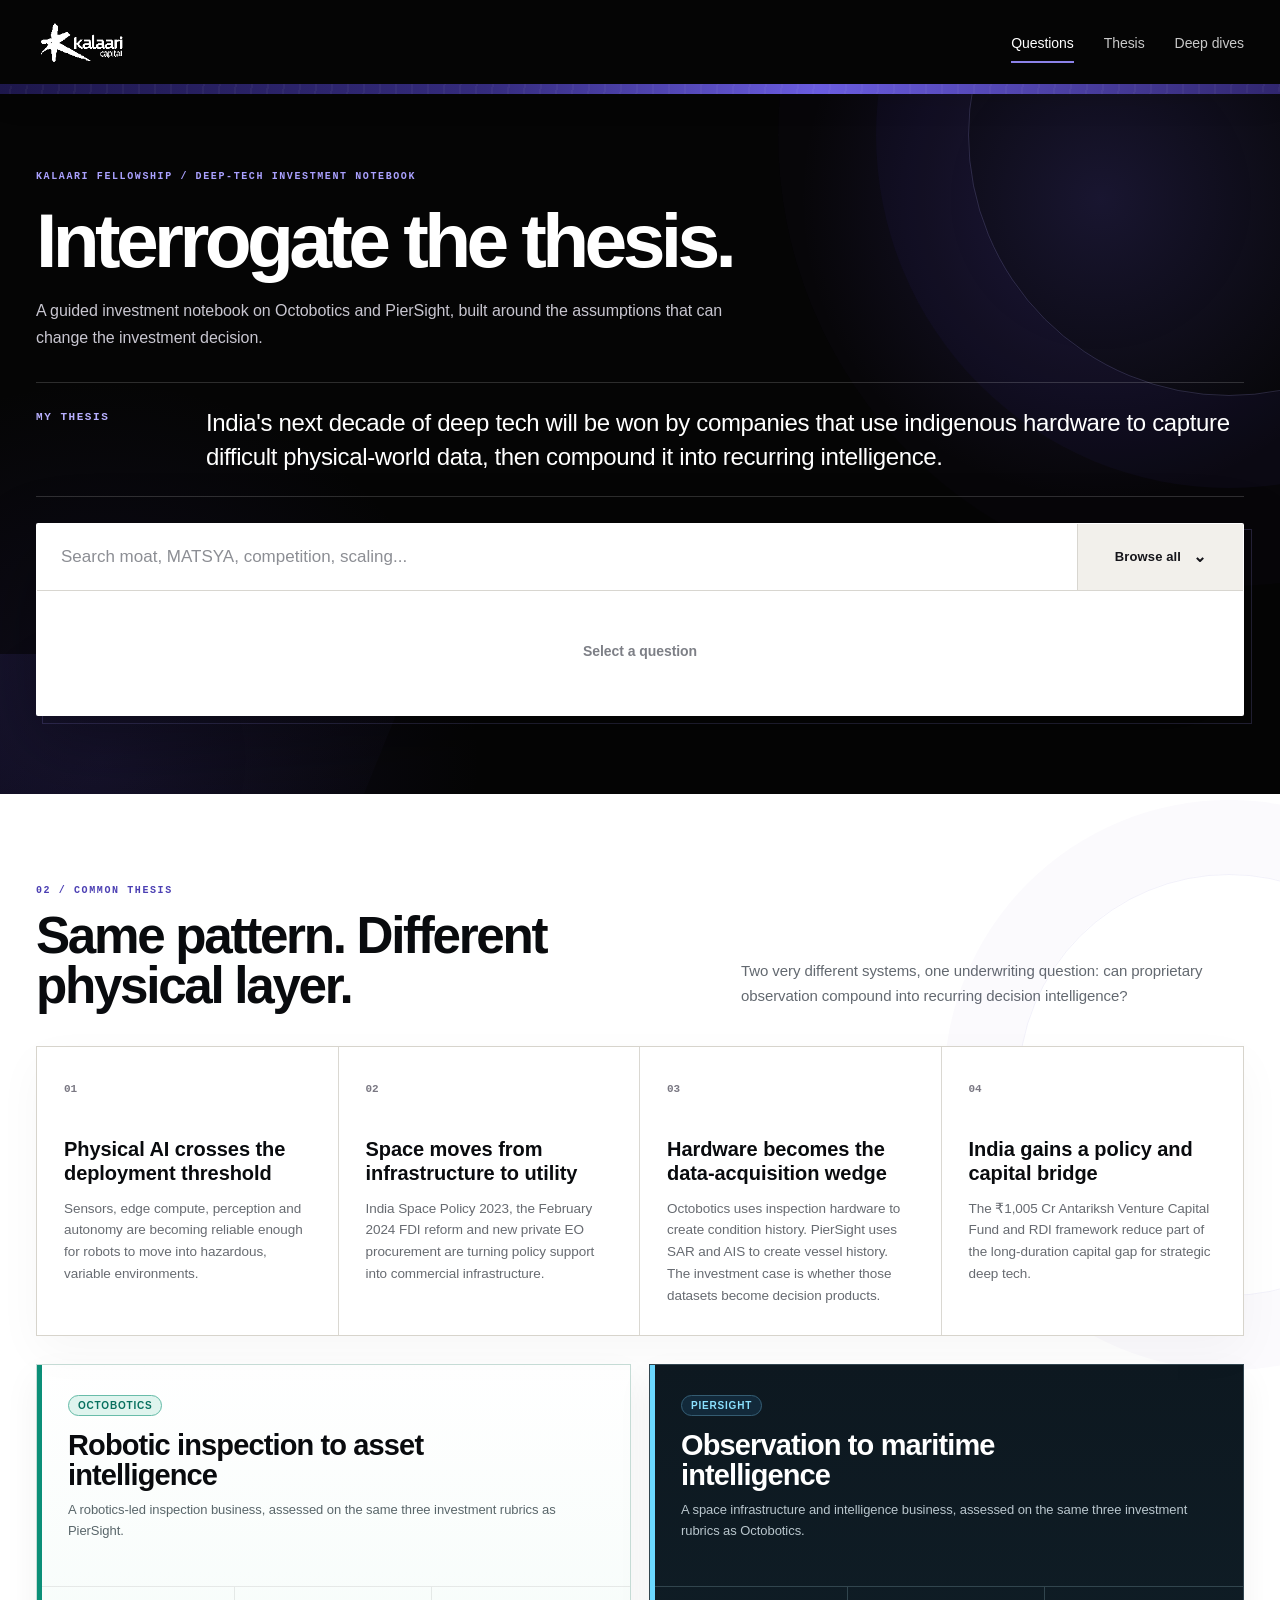
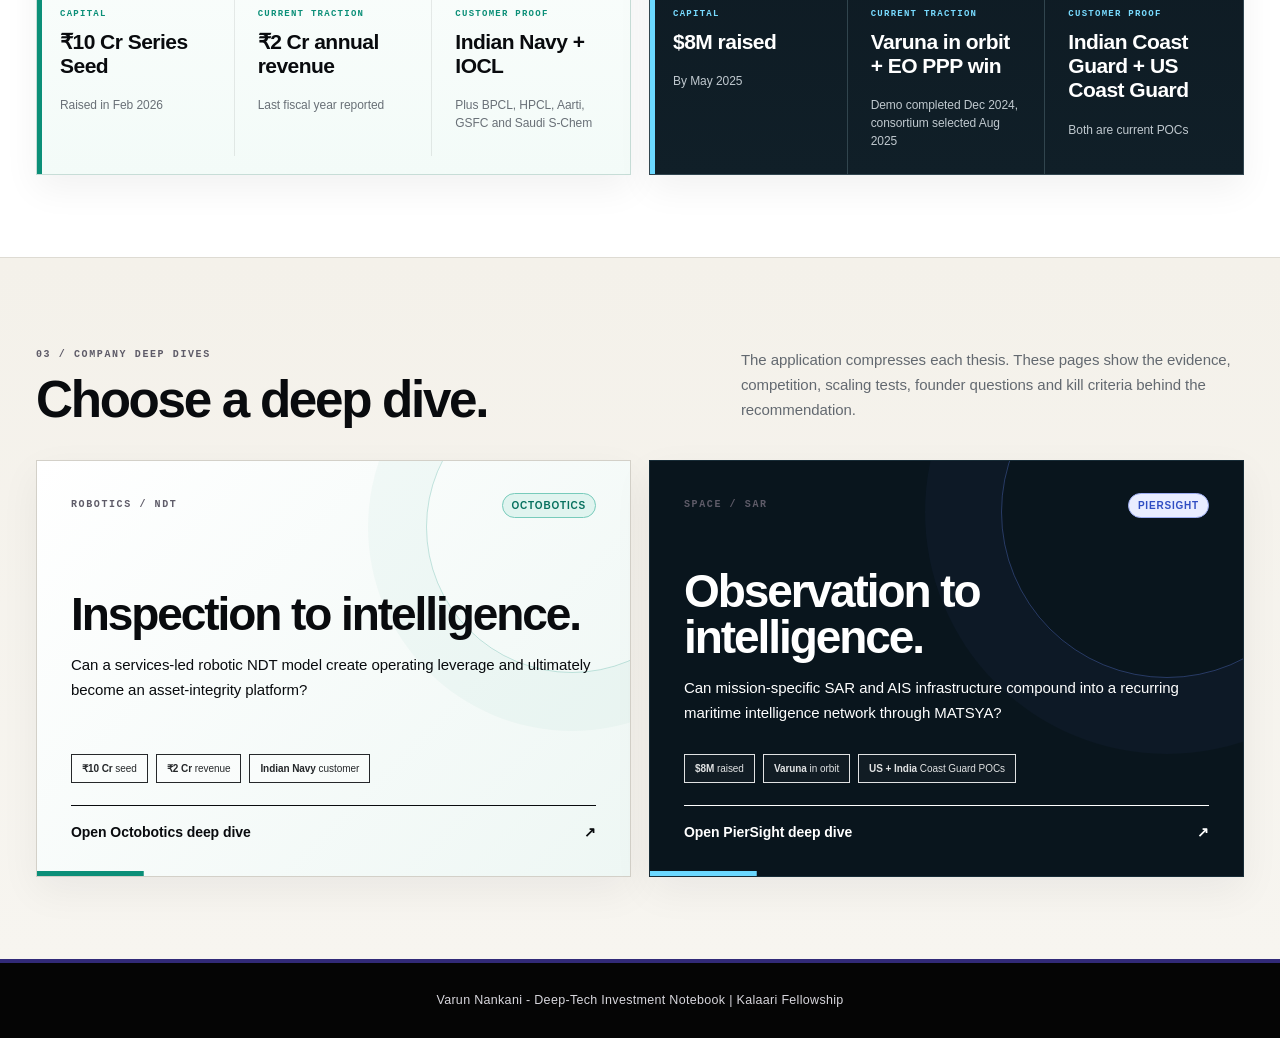
<file: index.html>
<!doctype html>
<html lang="en">
<head>
  <meta charset="utf-8">
  <meta name="viewport" content="width=device-width,initial-scale=1">
  <title>Varun Nankani - Deep-Tech Investment Notebook | Kalaari Fellowship</title>
  <link rel="stylesheet" href="styles.css">
</head>
<body class="home-page">
<header class="site-nav kalaari-nav">
  <div class="nav-inner">
    <a class="kalaari-brand" href="index.html" aria-label="Homepage"><img src="assets/kalaari-logo.png" alt="Kalaari Capital"></a>
    <nav class="nav-links"><a href="#questions">Questions</a><a href="#thesis">Thesis</a><a href="#deep-dives">Deep dives</a></nav>
  </div>
  <div class="kalaari-band" aria-hidden="true"></div>
</header>
<main>
  <section class="home-hero" id="questions">
    <div class="shell home-hero-inner">
      <div class="home-hero-copy">
        <span class="eyebrow kalaari-eyebrow">KALAARI FELLOWSHIP / DEEP-TECH INVESTMENT NOTEBOOK</span>
        <h1>Interrogate the thesis.</h1>
        <p class="home-intro">A guided investment notebook on Octobotics and PierSight, built around the assumptions that can change the investment decision.</p>
      </div>
      <div class="home-thesis-statement">
        <span class="statement-label">MY THESIS</span>
        <p>India's next decade of deep tech will be won by companies that use indigenous hardware to capture difficult physical-world data, then compound it into recurring intelligence.</p>
      </div>
      <div class="qa-widget home-qa" data-scope="all">
        <div class="qa-shell">
          <div class="qa-search-row">
            <input class="qa-input" placeholder="Search moat, MATSYA, competition, scaling..." autocomplete="off" aria-label="Search investment questions">
            <button class="browse-btn" type="button" aria-expanded="false">Browse all <span class="chevron">⌄</span></button>
            <div class="qa-dropdown" hidden>
              <div class="qa-tabs"><button class="qa-tab active" data-filter="all">All</button><button class="qa-tab" data-filter="Octobotics">Octobotics</button><button class="qa-tab" data-filter="PierSight">PierSight</button></div>
              <div class="qa-options"></div>
            </div>
          </div>
          <div class="answer-panel"><div class="answer-empty"><b>Select a question</b></div></div>
        </div>
      </div>
    </div>
  </section>

  <section class="section thesis-section kalaari-thesis" id="thesis">
    <div class="shell">
      <div class="section-head">
        <div><span class="section-number">02 / COMMON THESIS</span><h2>Same pattern. Different physical layer.</h2></div>
        <p>Two very different systems, one underwriting question: can proprietary observation compound into recurring decision intelligence?</p>
      </div>
      <div class="thesis-grid">
        <article class="thesis-box"><span>01</span><h3>Physical AI crosses the deployment threshold</h3><p>Sensors, edge compute, perception and autonomy are becoming reliable enough for robots to move into hazardous, variable environments.</p></article>
        <article class="thesis-box"><span>02</span><h3>Space moves from infrastructure to utility</h3><p>India Space Policy 2023, the February 2024 FDI reform and new private EO procurement are turning policy support into commercial infrastructure.</p></article>
        <article class="thesis-box"><span>03</span><h3>Hardware becomes the data-acquisition wedge</h3><p>Octobotics uses inspection hardware to create condition history. PierSight uses SAR and AIS to create vessel history. The investment case is whether those datasets become decision products.</p></article>
        <article class="thesis-box"><span>04</span><h3>India gains a policy and capital bridge</h3><p>The ₹1,005 Cr Antariksh Venture Capital Fund and RDI framework reduce part of the long-duration capital gap for strategic deep tech.</p></article>
      </div>
      <div class="home-compare-grid">
        <article class="home-company-card octo-card">
          <div class="home-company-head">
            <span class="tag octo">Octobotics</span>
            <h3>Robotic inspection to asset intelligence</h3>
            <p>A robotics-led inspection business, assessed on the same three investment rubrics as PierSight.</p>
          </div>
          <div class="rubric-grid">
            <div>
              <span>Capital</span>
              <b>₹10 Cr Series Seed</b>
              <small>Raised in Feb 2026</small>
            </div>
            <div>
              <span>Current traction</span>
              <b>₹2 Cr annual revenue</b>
              <small>Last fiscal year reported</small>
            </div>
            <div>
              <span>Customer proof</span>
              <b>Indian Navy + IOCL</b>
              <small>Plus BPCL, HPCL, Aarti, GSFC and Saudi S-Chem</small>
            </div>
          </div>
        </article>
        <article class="home-company-card pier-card">
          <div class="home-company-head">
            <span class="tag pier">PierSight</span>
            <h3>Observation to maritime intelligence</h3>
            <p>A space infrastructure and intelligence business, assessed on the same three investment rubrics as Octobotics.</p>
          </div>
          <div class="rubric-grid">
            <div>
              <span>Capital</span>
              <b>$8M raised</b>
              <small>By May 2025</small>
            </div>
            <div>
              <span>Current traction</span>
              <b>Varuna in orbit + EO PPP win</b>
              <small>Demo completed Dec 2024, consortium selected Aug 2025</small>
            </div>
            <div>
              <span>Customer proof</span>
              <b>Indian Coast Guard + US Coast Guard</b>
              <small>Both are current POCs</small>
            </div>
          </div>
        </article>
      </div>
    </div>
  </section>

  <section class="section deep-section" id="deep-dives">
    <div class="shell">
      <div class="section-head">
        <div><span class="section-number">03 / COMPANY DEEP DIVES</span><h2>Choose a deep dive.</h2></div>
        <p>The application compresses each thesis. These pages show the evidence, competition, scaling tests, founder questions and kill criteria behind the recommendation.</p>
      </div>
      <div class="deep-grid">
        <a class="deep-card octo" href="octobotics.html">
          <div class="deep-card-top"><span class="section-number">ROBOTICS / NDT</span><span class="tag octo">Octobotics</span></div>
          <div class="deep-card-copy"><h3>Inspection to intelligence.</h3><p>Can a services-led robotic NDT model create operating leverage and ultimately become an asset-integrity platform?</p></div>
          <div class="deep-proof"><span><b>₹10 Cr</b> seed</span><span><b>₹2 Cr</b> revenue</span><span><b>Indian Navy</b> customer</span></div>
          <div class="open-link"><span>Open Octobotics deep dive</span><span>↗</span></div>
        </a>
        <a class="deep-card pier" href="piersight.html">
          <div class="deep-card-top"><span class="section-number">SPACE / SAR</span><span class="tag pier">PierSight</span></div>
          <div class="deep-card-copy"><h3>Observation to intelligence.</h3><p>Can mission-specific SAR and AIS infrastructure compound into a recurring maritime intelligence network through MATSYA?</p></div>
          <div class="deep-proof"><span><b>$8M</b> raised</span><span><b>Varuna</b> in orbit</span><span><b>US + India</b> Coast Guard POCs</span></div>
          <div class="open-link"><span>Open PierSight deep dive</span><span>↗</span></div>
        </a>
      </div>
    </div>
  </section>
</main>
<footer class="footer kalaari-footer"><div class="shell footer-single">Varun Nankani - Deep-Tech Investment Notebook | Kalaari Fellowship</div></footer>
<script src="questions.js"></script><script src="app.js"></script>
</body></html>
</file>
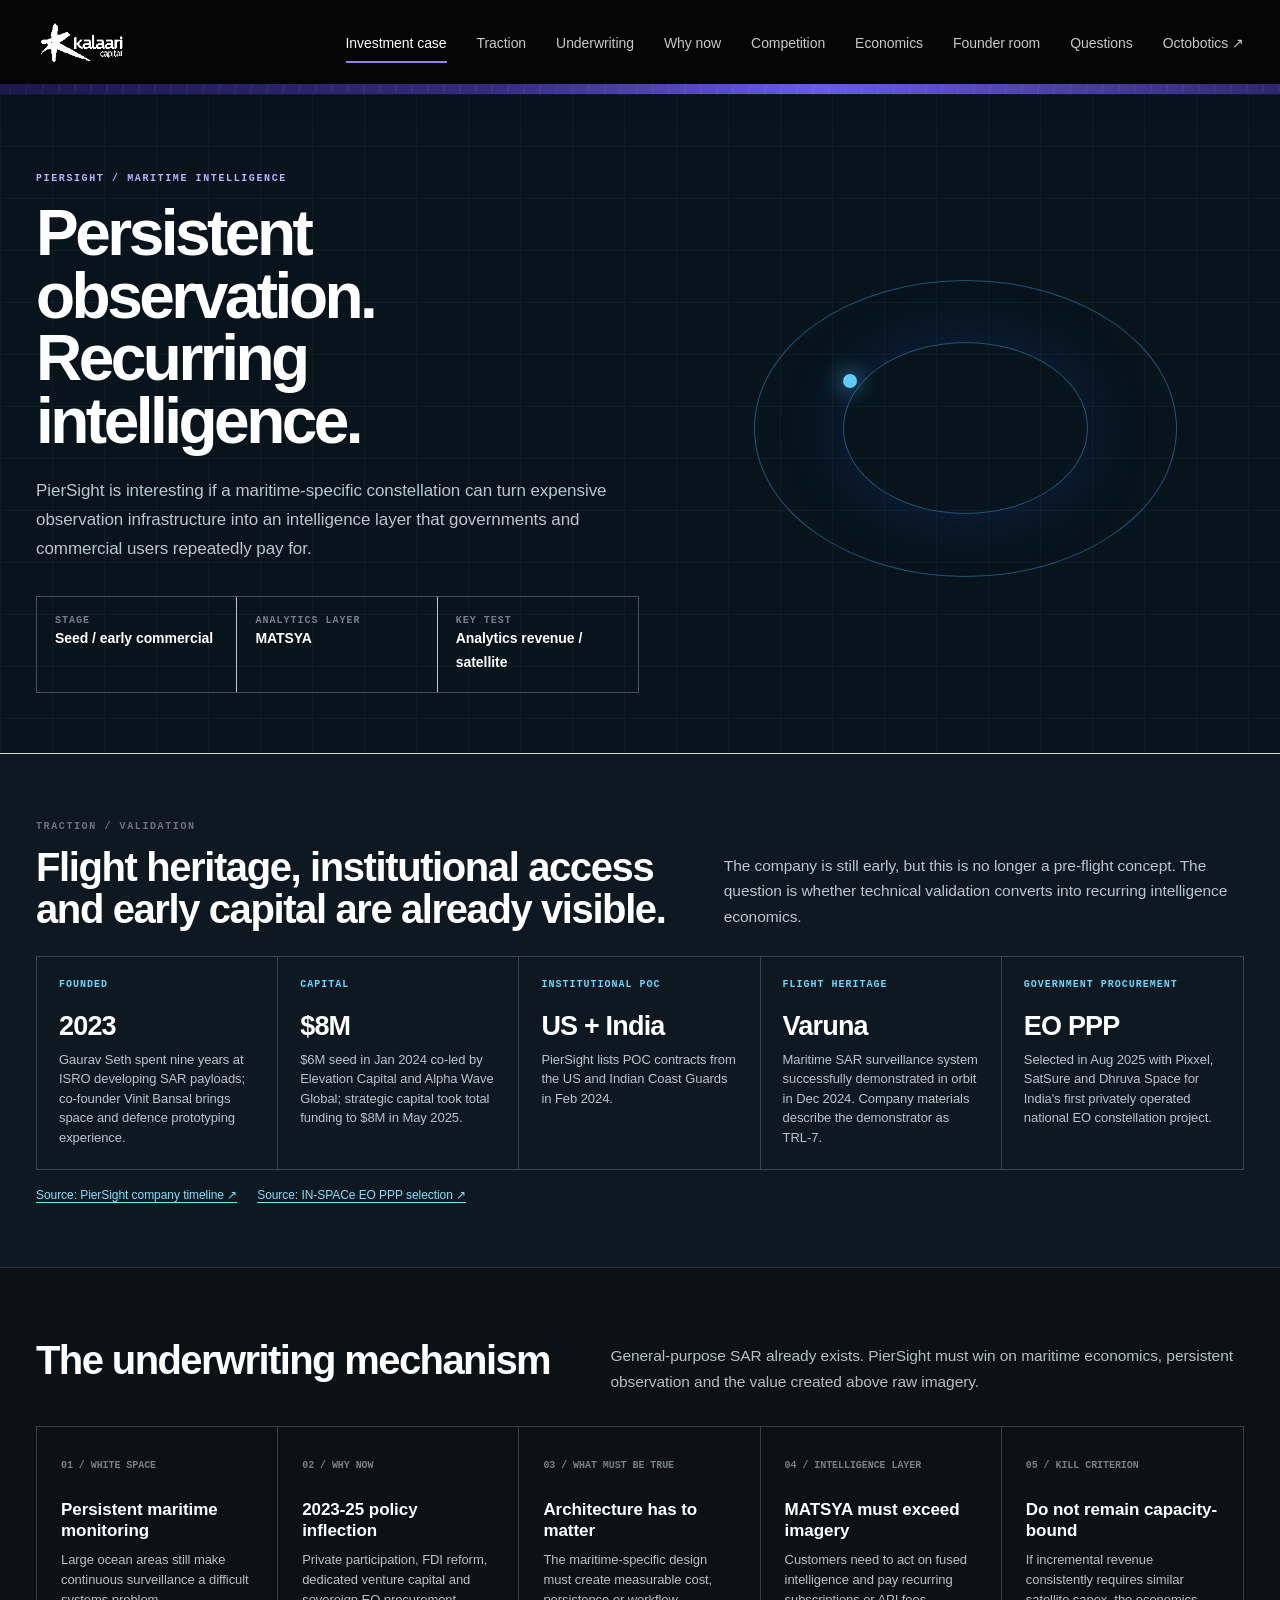
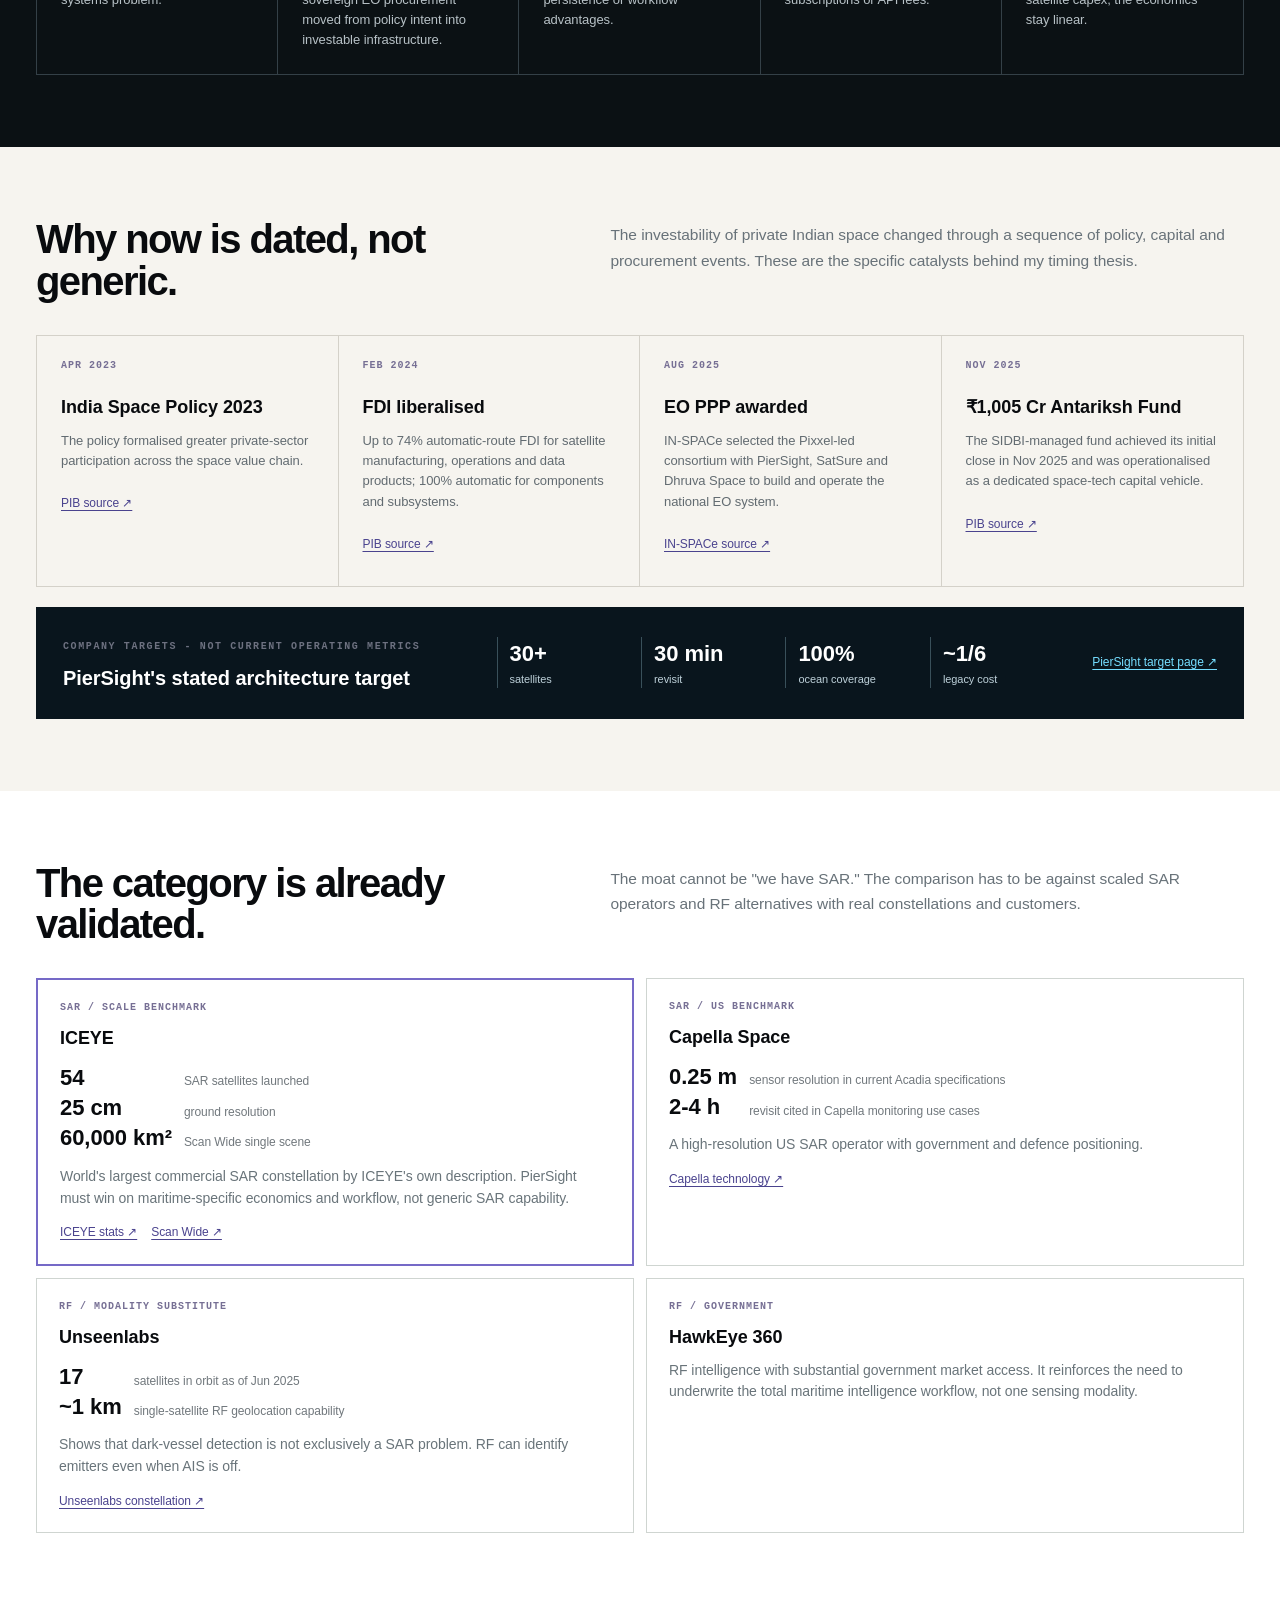
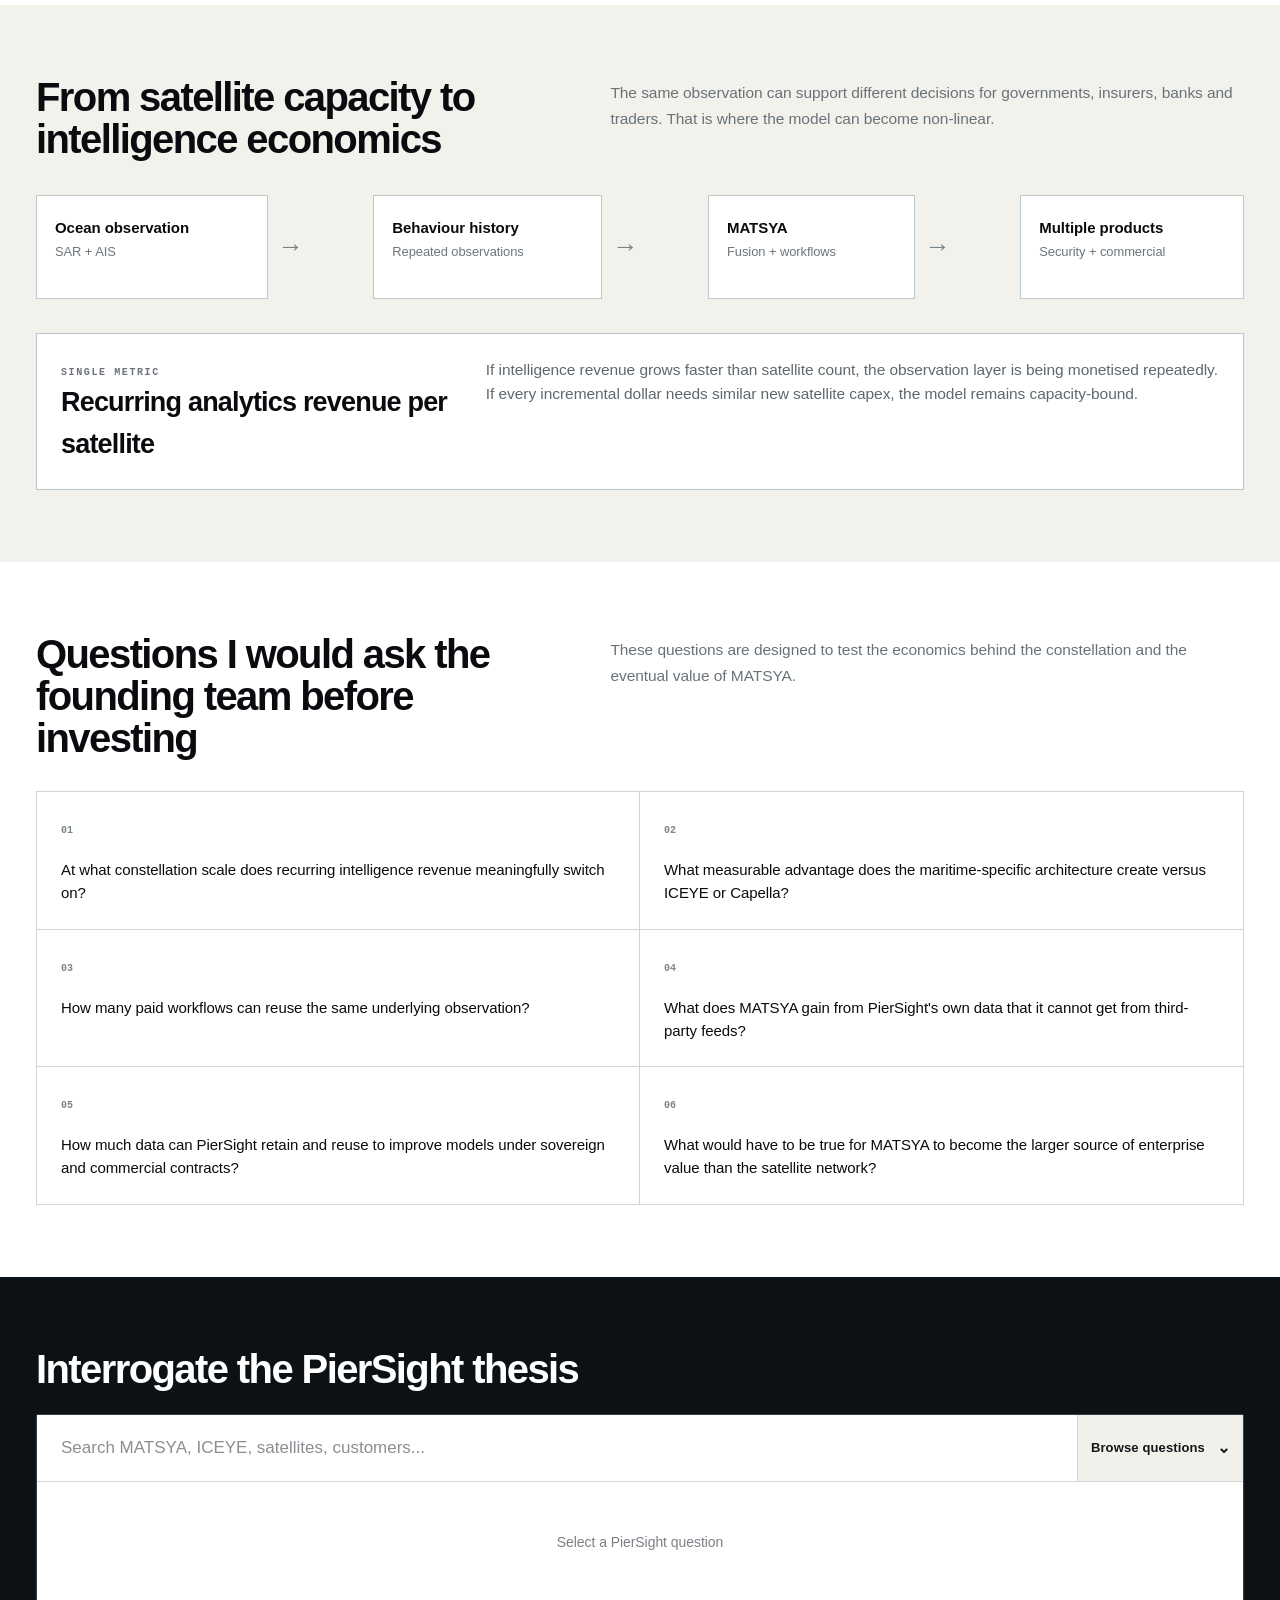
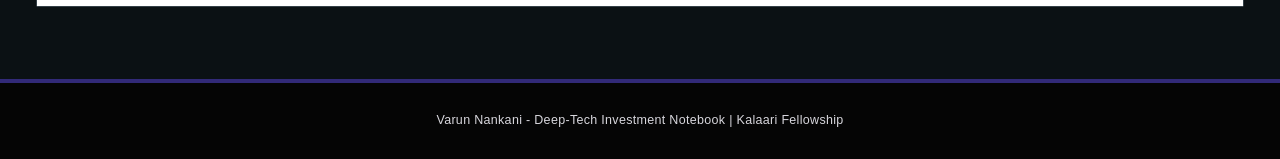
<file: piersight.html>
<!doctype html><html lang="en"><head><meta charset="utf-8"><meta name="viewport" content="width=device-width,initial-scale=1"><title>PierSight Investment Deep Dive</title><link rel="stylesheet" href="styles.css"></head><body>
<header class="company-nav kalaari-nav"><div class="nav-inner"><a class="kalaari-brand" href="index.html" aria-label="Homepage"><img src="assets/kalaari-logo.png" alt="Kalaari Capital"></a><nav class="nav-links"><a href="#case">Investment case</a><a href="#proof">Traction</a><a href="#underwriting">Underwriting</a><a href="#why-now">Why now</a><a href="#competition">Competition</a><a href="#economics">Economics</a><a href="#founders">Founder room</a><a href="#questions">Questions</a><a href="octobotics.html">Octobotics ↗</a></nav></div><div class="kalaari-band" aria-hidden="true"></div></header>
<main>
<section class="company-hero pier-hero" id="case"><div class="shell company-hero-grid" style="position:relative;z-index:1"><div><span class="eyebrow">PIERSIGHT / MARITIME INTELLIGENCE</span><h1>Persistent observation. Recurring intelligence.</h1><p class="lede" style="color:#b9c7ce">PierSight is interesting if a maritime-specific constellation can turn expensive observation infrastructure into an intelligence layer that governments and commercial users repeatedly pay for.</p><div class="metric-strip" style="border-color:#41515a"><div><span>STAGE</span><b>Seed / early commercial</b></div><div><span>ANALYTICS LAYER</span><b>MATSYA</b></div><div><span>KEY TEST</span><b>Analytics revenue / satellite</b></div></div></div><div class="pier-orbit"><span class="dot"></span></div></div></section>

<section class="proof-section pier-proof" id="proof"><div class="shell"><div class="proof-heading"><div><span class="section-number">TRACTION / VALIDATION</span><h2>Flight heritage, institutional access and early capital are already visible.</h2></div><p>The company is still early, but this is no longer a pre-flight concept. The question is whether technical validation converts into recurring intelligence economics.</p></div><div class="proof-grid five"><article><span>FOUNDED</span><strong>2023</strong><p>Gaurav Seth spent nine years at ISRO developing SAR payloads; co-founder Vinit Bansal brings space and defence prototyping experience.</p></article><article><span>CAPITAL</span><strong>$8M</strong><p>$6M seed in Jan 2024 co-led by Elevation Capital and Alpha Wave Global; strategic capital took total funding to $8M in May 2025.</p></article><article><span>INSTITUTIONAL POC</span><strong>US + India</strong><p>PierSight lists POC contracts from the US and Indian Coast Guards in Feb 2024.</p></article><article><span>FLIGHT HERITAGE</span><strong>Varuna</strong><p>Maritime SAR surveillance system successfully demonstrated in orbit in Dec 2024. Company materials describe the demonstrator as TRL-7.</p></article><article><span>GOVERNMENT PROCUREMENT</span><strong>EO PPP</strong><p>Selected in Aug 2025 with Pixxel, SatSure and Dhruva Space for India's first privately operated national EO constellation project.</p></article></div><div class="source-row"><a href="https://piersight.space/company/about-us" target="_blank" rel="noreferrer">Source: PierSight company timeline ↗</a><a href="https://www.inspace.gov.in/" target="_blank" rel="noreferrer">Source: IN-SPACe EO PPP selection ↗</a></div></div></section>

<section class="content-section dark" id="underwriting"><div class="shell"><div class="content-head"><h2>The underwriting mechanism</h2><p>General-purpose SAR already exists. PierSight must win on maritime economics, persistent observation and the value created above raw imagery.</p></div><div class="underwrite-grid"><article><span>01 / WHITE SPACE</span><h3>Persistent maritime monitoring</h3><p>Large ocean areas still make continuous surveillance a difficult systems problem.</p></article><article><span>02 / WHY NOW</span><h3>2023-25 policy inflection</h3><p>Private participation, FDI reform, dedicated venture capital and sovereign EO procurement moved from policy intent into investable infrastructure.</p></article><article><span>03 / WHAT MUST BE TRUE</span><h3>Architecture has to matter</h3><p>The maritime-specific design must create measurable cost, persistence or workflow advantages.</p></article><article><span>04 / INTELLIGENCE LAYER</span><h3>MATSYA must exceed imagery</h3><p>Customers need to act on fused intelligence and pay recurring subscriptions or API fees.</p></article><article><span>05 / KILL CRITERION</span><h3>Do not remain capacity-bound</h3><p>If incremental revenue consistently requires similar satellite capex, the economics stay linear.</p></article></div></div></section>

<section class="content-section policy-section" id="why-now"><div class="shell"><div class="content-head"><h2>Why now is dated, not generic.</h2><p>The investability of private Indian space changed through a sequence of policy, capital and procurement events. These are the specific catalysts behind my timing thesis.</p></div><div class="dated-grid"><article><span>APR 2023</span><h3>India Space Policy 2023</h3><p>The policy formalised greater private-sector participation across the space value chain.</p><a href="https://www.pib.gov.in/PressNoteDetails.aspx?ModuleId=3&NoteId=154955&lang=2&reg=3" target="_blank" rel="noreferrer">PIB source ↗</a></article><article><span>FEB 2024</span><h3>FDI liberalised</h3><p>Up to 74% automatic-route FDI for satellite manufacturing, operations and data products; 100% automatic for components and subsystems.</p><a href="https://www.pib.gov.in/PressReleasePage.aspx?PRID=2007865&lang=2&reg=48" target="_blank" rel="noreferrer">PIB source ↗</a></article><article><span>AUG 2025</span><h3>EO PPP awarded</h3><p>IN-SPACe selected the Pixxel-led consortium with PierSight, SatSure and Dhruva Space to build and operate the national EO system.</p><a href="https://www.inspace.gov.in/" target="_blank" rel="noreferrer">IN-SPACe source ↗</a></article><article><span>NOV 2025</span><h3>₹1,005 Cr Antariksh Fund</h3><p>The SIDBI-managed fund achieved its initial close in Nov 2025 and was operationalised as a dedicated space-tech capital vehicle.</p><a href="https://www.pib.gov.in/PressReleasePage.aspx?PRID=2247865&lang=2&reg=48" target="_blank" rel="noreferrer">PIB source ↗</a></article></div><div class="target-panel"><div><span class="section-number">COMPANY TARGETS - NOT CURRENT OPERATING METRICS</span><h3>PierSight's stated architecture target</h3></div><div class="target-stats"><span><b>30+</b> satellites</span><span><b>30 min</b> revisit</span><span><b>100%</b> ocean coverage</span><span><b>~1/6</b> legacy cost</span></div><a href="https://www.piersight.org/" target="_blank" rel="noreferrer">PierSight target page ↗</a></div></div></section>

<section class="content-section" id="competition"><div class="shell"><div class="content-head"><h2>The category is already validated.</h2><p>The moat cannot be "we have SAR." The comparison has to be against scaled SAR operators and RF alternatives with real constellations and customers.</p></div><div class="competitor-grid evidence-comps"><article class="competitor-card featured-comp"><span class="comp-kicker">SAR / SCALE BENCHMARK</span><h3>ICEYE</h3><div class="comp-stats"><b>54</b><span>SAR satellites launched</span><b>25 cm</b><span>ground resolution</span><b>60,000 km²</b><span>Scan Wide single scene</span></div><p>World's largest commercial SAR constellation by ICEYE's own description. PierSight must win on maritime-specific economics and workflow, not generic SAR capability.</p><div class="mini-sources"><a href="https://www.iceye.com/newsroom/press-releases/iceye-and-satim-announce-launch-of-detect-an-classify-product-for-ai-powered-analysis-of-sar-imagery" target="_blank" rel="noreferrer">ICEYE stats ↗</a><a href="https://www.iceye.com/newsroom/press-releases/iceye-expands-its-sar-imaging-capabilities-with-the-launch-of-scan-wide-mode" target="_blank" rel="noreferrer">Scan Wide ↗</a></div></article><article class="competitor-card"><span class="comp-kicker">SAR / US BENCHMARK</span><h3>Capella Space</h3><div class="comp-stats"><b>0.25 m</b><span>sensor resolution in current Acadia specifications</span><b>2-4 h</b><span>revisit cited in Capella monitoring use cases</span></div><p>A high-resolution US SAR operator with government and defence positioning.</p><div class="mini-sources"><a href="https://www.capellaspace.com/solution/sensor-technology" target="_blank" rel="noreferrer">Capella technology ↗</a></div></article><article class="competitor-card"><span class="comp-kicker">RF / MODALITY SUBSTITUTE</span><h3>Unseenlabs</h3><div class="comp-stats"><b>17</b><span>satellites in orbit as of Jun 2025</span><b>~1 km</b><span>single-satellite RF geolocation capability</span></div><p>Shows that dark-vessel detection is not exclusively a SAR problem. RF can identify emitters even when AIS is off.</p><div class="mini-sources"><a href="https://unseenlabs.space/2025/06/24/bro-18-is-now-in-orbit/" target="_blank" rel="noreferrer">Unseenlabs constellation ↗</a></div></article><article class="competitor-card"><span class="comp-kicker">RF / GOVERNMENT</span><h3>HawkEye 360</h3><p>RF intelligence with substantial government market access. It reinforces the need to underwrite the total maritime intelligence workflow, not one sensing modality.</p></article></div></div></section>

<section class="content-section alt" id="economics"><div class="shell"><div class="content-head"><h2>From satellite capacity to intelligence economics</h2><p>The same observation can support different decisions for governments, insurers, banks and traders. That is where the model can become non-linear.</p></div><div class="mechanism"><div class="step"><b>Ocean observation</b><small>SAR + AIS</small></div><div class="arrow">→</div><div class="step"><b>Behaviour history</b><small>Repeated observations</small></div><div class="arrow">→</div><div class="step"><b>MATSYA</b><small>Fusion + workflows</small></div><div class="arrow">→</div><div class="step"><b>Multiple products</b><small>Security + commercial</small></div></div><div class="key-metric"><div><span class="section-number">SINGLE METRIC</span><strong>Recurring analytics revenue per satellite</strong></div><p>If intelligence revenue grows faster than satellite count, the observation layer is being monetised repeatedly. If every incremental dollar needs similar new satellite capex, the model remains capacity-bound.</p></div></div></section>
<section class="content-section" id="founders"><div class="shell"><div class="content-head"><h2>Questions I would ask the founding team before investing</h2><p>These questions are designed to test the economics behind the constellation and the eventual value of MATSYA.</p></div><div class="founder-grid"><article><span>01</span><p>At what constellation scale does recurring intelligence revenue meaningfully switch on?</p></article><article><span>02</span><p>What measurable advantage does the maritime-specific architecture create versus ICEYE or Capella?</p></article><article><span>03</span><p>How many paid workflows can reuse the same underlying observation?</p></article><article><span>04</span><p>What does MATSYA gain from PierSight's own data that it cannot get from third-party feeds?</p></article><article><span>05</span><p>How much data can PierSight retain and reuse to improve models under sovereign and commercial contracts?</p></article><article><span>06</span><p>What would have to be true for MATSYA to become the larger source of enterprise value than the satellite network?</p></article></div></div></section>
<section class="content-section dark" id="questions"><div class="shell"><div class="company-qa-heading"><h2>Interrogate the PierSight thesis</h2></div><div class="qa-widget company-qa pier" data-scope="PierSight"><div class="qa-shell"><div class="qa-search-row"><input class="qa-input" placeholder="Search MATSYA, ICEYE, satellites, customers..."><button class="browse-btn" type="button">Browse questions <span>⌄</span></button><div class="qa-dropdown" hidden><div class="qa-tabs"><button class="qa-tab active" data-filter="PierSight">PierSight</button></div><div class="qa-options"></div></div></div><div class="answer-panel"><div class="answer-empty">Select a PierSight question</div></div></div></div></div></section>
</main><footer class="footer kalaari-footer"><div class="shell footer-single">Varun Nankani - Deep-Tech Investment Notebook | Kalaari Fellowship</div></footer><script src="questions.js"></script><script src="app.js"></script></body></html>
</file>
<file: styles.css>
:root{
  --ink:#090b0e;
  --paper:#f5f2ec;
  --white:#ffffff;
  --line:#d8d6d0;
  --muted:#666d73;
  --k-purple:#322a78;
  --k-purple-2:#4b3fb3;
  --k-lilac:#8c82e9;
  --k-black:#050505;
  --octo:#0b8f78;
  --octo-soft:#e0f4ef;
  --pier:#3757d9;
  --pier-soft:#e9edff;
  --dark:#071015;
  --shadow:0 22px 60px rgba(12,11,20,.10)
}
*{box-sizing:border-box}
html{scroll-behavior:smooth}
body{margin:0;font-family:Inter,Arial,sans-serif;color:var(--ink);background:var(--paper);font-size:16px;line-height:1.55}
a{color:inherit;text-decoration:none}
button,input{font:inherit}
.shell{width:min(1240px,calc(100% - 64px));margin:0 auto}

/* Kalaari-inspired navigation */
.site-nav,.company-nav{position:sticky;top:0;z-index:50;background:var(--k-black);color:#fff;border-bottom:0}
.nav-inner{width:min(1240px,calc(100% - 64px));margin:auto;height:90px;display:flex;align-items:center;justify-content:space-between;gap:30px}
.kalaari-brand{display:flex;align-items:center;min-width:148px}
.kalaari-brand img{height:51px;width:auto;display:block;filter:brightness(0) invert(1)}
.nav-links{display:flex;gap:34px;align-items:center;font-size:15px;color:rgba(255,255,255,.78)}
.nav-links a{position:relative;padding:33px 0 30px;white-space:nowrap}
.nav-links a:after{content:"";position:absolute;left:0;right:0;bottom:22px;height:2px;background:transparent;transform:scaleX(.35);transition:.2s ease}
.nav-links a:hover,.nav-links a.active{color:#fff}
.nav-links a:hover:after,.nav-links a.active:after{background:#fff;transform:scaleX(1)}
.kalaari-band{height:13px;background:linear-gradient(100deg,#211b53 0%,#31266f 30%,#4f43a7 64%,#2e275f 100%);position:relative;overflow:hidden}
.kalaari-band:after{content:"";position:absolute;inset:-20px;background:repeating-linear-gradient(97deg,transparent 0 14px,rgba(255,255,255,.035) 14px 16px);transform:rotate(-2deg)}

/* Homepage */
.home-page{background:#fff}
.home-hero{background:var(--k-black);color:#fff;padding:72px 0 88px;position:relative;overflow:hidden}
.home-hero:before{content:"";position:absolute;width:580px;height:580px;right:-250px;top:-220px;border-radius:50%;border:1px solid rgba(151,138,255,.25);box-shadow:0 0 0 100px rgba(74,63,179,.08),0 0 0 210px rgba(74,63,179,.035)}
.home-hero:after{content:"";position:absolute;left:-70px;bottom:-110px;width:440px;height:250px;background:linear-gradient(135deg,rgba(79,67,167,.30),rgba(79,67,167,0));transform:skewX(-22deg)}
.home-hero-inner{position:relative;z-index:2}
.home-hero-copy{display:block;margin-bottom:34px}
.home-hero-copy h1{font-size:72px;line-height:.96;letter-spacing:-.055em;margin:15px 0 0;max-width:760px}
.home-intro{margin:22px 0 0;color:#c6c5cc;font-size:17px;line-height:1.65;max-width:670px}
.eyebrow{font:700 11px/1.2 ui-monospace,SFMono-Regular,Menlo,monospace;letter-spacing:.14em;text-transform:uppercase;color:#b9b1ff}
.kalaari-eyebrow{color:#aaa1ff}
.home-thesis-statement{display:grid;grid-template-columns:150px 1fr;gap:30px;align-items:start;border-top:1px solid rgba(255,255,255,.20);border-bottom:1px solid rgba(255,255,255,.20);padding:26px 0;margin:18px 0 28px}
.statement-label{font:700 11px/1.25 ui-monospace,SFMono-Regular,Menlo,monospace;letter-spacing:.14em;color:#aaa1ff}
.home-thesis-statement p{font-size:25px;line-height:1.38;letter-spacing:-.015em;margin:0;max-width:990px}

/* Question explorer */
.qa-shell{background:#fff;color:var(--ink);border:1px solid #cfcdd3;box-shadow:var(--shadow)}
.home-qa .qa-shell{border-color:rgba(255,255,255,.20);box-shadow:0 28px 80px rgba(0,0,0,.30)}
.qa-search-row{display:grid;grid-template-columns:minmax(0,1fr) 174px;position:relative;border-bottom:1px solid var(--line);min-height:64px}
.qa-search-row input{width:100%;border:0;padding:0 22px;font-size:18px;outline:0;background:#fff;color:var(--ink)}
.qa-search-row input::placeholder{color:#8c8e94}
.browse-btn{height:64px;border:0;border-left:1px solid var(--line);background:#f7f5f0;color:#15151a;font-weight:750;font-size:14px;display:flex;justify-content:center;align-items:center;gap:12px;cursor:pointer;transition:background .2s,color .2s}
.browse-btn .chevron,.browse-btn span{font-size:16px;line-height:1}
.browse-btn:hover,.browse-btn.open{background:var(--k-purple);color:#fff}
.qa-dropdown{position:absolute;top:calc(100% + 1px);left:0;right:0;z-index:25;background:#fff;border:1px solid var(--line);box-shadow:0 24px 60px rgba(0,0,0,.18);max-height:440px;overflow:hidden}
.qa-tabs{display:flex;gap:9px;padding:13px 16px;border-bottom:1px solid var(--line);background:#f7f6f2}
.qa-tab{border:1px solid #cac8c2;border-radius:999px;padding:7px 13px;background:#fff;color:#202126;font-size:12px;font-weight:750;cursor:pointer;transition:.18s ease}
.qa-tab[data-filter="Octobotics"]{border-color:#74cbb9;color:#08705f}
.qa-tab[data-filter="PierSight"]{border-color:#9babea;color:#304eba}
.qa-tab:hover{transform:translateY(-1px)}
.qa-tab.active{background:var(--k-black);color:#fff;border-color:var(--k-black)}
.qa-options{max-height:360px;overflow:auto}
.qa-option{display:grid;grid-template-columns:minmax(0,1fr) auto;gap:18px;align-items:center;padding:15px 18px;border-bottom:1px solid #eceae5;cursor:pointer;transition:background .16s ease,padding-left .16s ease}
.qa-option:hover{background:#f1eefb;padding-left:24px}
.qa-question{font-size:14px;font-weight:680;line-height:1.4}
.tags{display:flex;gap:7px;justify-content:flex-end;flex-wrap:wrap}
.tag{border-radius:999px;padding:4px 9px;font-size:10px;font-weight:800;letter-spacing:.08em;text-transform:uppercase;white-space:nowrap}
.tag.octo{background:var(--octo-soft);color:#08715f;border:1px solid #78cbbb}
.tag.pier{background:var(--pier-soft);color:#304ec3;border:1px solid #9dadf2}
.answer-panel{min-height:190px;padding:30px 30px 34px;background:#fff}
.answer-empty{height:120px;display:grid;place-items:center;color:#80848a;text-align:center;font-size:14px}
.answer-card{max-width:980px}
.answer-card h3{font-size:23px;line-height:1.28;margin:0 0 15px;letter-spacing:-.02em}
.answer-card p{font-size:16px;line-height:1.72;margin:0;color:#30343a}
.answer-tags{margin:0 0 14px;justify-content:flex-start}
.no-results{padding:22px;color:var(--muted);font-size:14px}

/* Homepage sections */
.section{padding:86px 0}
.section-head{display:grid;grid-template-columns:1.05fr .95fr;gap:70px;align-items:end;margin-bottom:38px}
.section-number{font:700 11px/1.2 ui-monospace,SFMono-Regular,Menlo,monospace;letter-spacing:.13em;color:#6d7180}
.section-head h2{font-size:48px;line-height:1.02;letter-spacing:-.045em;margin:11px 0 0;max-width:650px}
.section-head p{margin:0 0 3px;color:#636970;max-width:540px;font-size:16px;line-height:1.62}
.kalaari-thesis{background:#fff}
.kalaari-thesis .section-number{color:var(--k-purple-2)}
.thesis-grid{display:grid;grid-template-columns:repeat(4,1fr);border:1px solid #dad8d2;background:#fff}
.thesis-box{padding:30px 28px;min-height:270px;border-right:1px solid #dad8d2;transition:transform .22s ease,background .22s ease,color .22s ease,box-shadow .22s ease}
.thesis-box:last-child{border-right:0}
.thesis-box:hover{background:var(--k-purple);color:#fff;transform:translateY(-7px);box-shadow:0 22px 50px rgba(50,42,120,.22);z-index:2}
.thesis-box>span{font:700 11px ui-monospace,SFMono-Regular,Menlo,monospace;color:#7a7883}
.thesis-box h3{font-size:21px;line-height:1.2;margin:42px 0 14px}
.thesis-box p{font-size:14px;line-height:1.58;color:#676b71;margin:0}
.thesis-box:hover p,.thesis-box:hover>span{color:#e5e1ff}
.deep-section{background:#f4f1ea;border-top:1px solid #dedbd3}
.deep-section .section-number{color:#5e5b68}
.deep-grid{display:grid;grid-template-columns:1fr 1fr;gap:20px}
.deep-card{min-height:390px;border:1px solid #d3d0c8;padding:32px;display:flex;flex-direction:column;position:relative;overflow:hidden;box-shadow:0 16px 42px rgba(20,18,28,.06);transition:transform .24s ease,box-shadow .24s ease,border-color .24s ease}
.deep-card:hover{transform:translateY(-7px);box-shadow:0 28px 70px rgba(20,18,28,.14)}
.deep-card.octo{background:linear-gradient(135deg,#fff 0%,#eef7f4 100%)}
.deep-card.octo:hover{border-color:#69bba9}
.deep-card.pier{background:#09151d;color:#fff;border-color:#172b36}
.deep-card.pier:hover{border-color:#6680eb}
.deep-card-top{display:flex;align-items:center;justify-content:space-between;gap:16px;position:relative;z-index:2}
.deep-card-copy{margin-top:auto;margin-bottom:auto;position:relative;z-index:2;padding:45px 0 35px}
.deep-card h3{font-size:44px;line-height:1;letter-spacing:-.045em;margin:0 0 16px}
.deep-card p{max-width:520px;font-size:16px;line-height:1.62;margin:0}
.deep-card .open-link{border-top:1px solid currentColor;padding-top:16px;display:flex;justify-content:space-between;gap:20px;font-weight:750;position:relative;z-index:2}
.deep-card.octo:after{content:"";position:absolute;width:290px;height:290px;border:1px solid rgba(11,143,120,.24);border-radius:50%;right:-88px;top:-80px;box-shadow:0 0 0 58px rgba(11,143,120,.035)}
.deep-card.pier:after{content:"";position:absolute;width:330px;height:330px;border:1px solid rgba(98,128,235,.35);border-radius:50%;right:-90px;top:-115px;box-shadow:0 0 0 76px rgba(98,128,235,.04)}

/* Company pages */
.company-hero{padding:76px 0 64px;background:#fff;border-bottom:1px solid var(--line)}
.company-hero-grid{display:grid;grid-template-columns:1.04fr .96fr;gap:48px;align-items:center}
.company-hero h1{font-size:58px;line-height:.98;letter-spacing:-.055em;margin:14px 0 24px}
.company-hero .lede{font-size:18px;line-height:1.7;color:#465159}
.metric-strip{display:grid;grid-template-columns:repeat(3,1fr);border:1px solid #bac7ca;margin-top:32px}
.metric-strip div{padding:18px;border-right:1px solid #bac7ca;transition:background .2s ease}
.metric-strip div:last-child{border-right:0}
.metric-strip div:hover{background:rgba(255,255,255,.72)}
.metric-strip span{display:block;font:700 10px ui-monospace,SFMono-Regular,Menlo,monospace;letter-spacing:.1em;color:#738188}
.metric-strip b{font-size:14px}
.octo-hero{background:linear-gradient(130deg,#fff,#eef7f4);position:relative;overflow:hidden}
.octo-hero:before{content:"";position:absolute;inset:0;background-image:linear-gradient(rgba(20,111,98,.06) 1px,transparent 1px),linear-gradient(90deg,rgba(20,111,98,.06) 1px,transparent 1px);background-size:50px 50px}
.octo-hero .company-hero-grid{position:relative;z-index:1}
.product-stage{background:#fff;border:1px solid #9fb3b8;min-height:390px;padding:28px;display:grid;place-items:center;position:relative;overflow:hidden}
.product-stage img{width:100%;height:330px;object-fit:contain;object-position:center;filter:saturate(.94)}
.product-stage .caption{position:absolute;left:18px;right:18px;bottom:12px;display:flex;justify-content:space-between;font:700 10px ui-monospace,SFMono-Regular,Menlo,monospace;letter-spacing:.1em;color:#647178}
.pier-hero{background:#07141c;color:#fff;position:relative;overflow:hidden}
.pier-hero:before{content:"";position:absolute;inset:0;background-image:linear-gradient(rgba(255,255,255,.035) 1px,transparent 1px),linear-gradient(90deg,rgba(255,255,255,.035) 1px,transparent 1px);background-size:52px 52px}
.pier-orbit{height:390px;position:relative}
.pier-orbit:before,.pier-orbit:after{content:"";position:absolute;border:1px solid rgba(70,194,255,.38);border-radius:50%;inset:12%}
.pier-orbit:after{inset:28%;box-shadow:0 0 70px rgba(49,87,255,.18)}
.pier-orbit .dot{position:absolute;width:14px;height:14px;border-radius:50%;background:#63d5ff;left:28%;top:36%;box-shadow:0 0 22px #63d5ff}
.content-section{padding:72px 0;background:#fff}
.content-section.alt{background:#f2f1eb}
.content-section.dark{background:#0b1114;color:#fff}
.content-head{display:grid;grid-template-columns:.9fr 1.1fr;gap:56px;align-items:start;margin-bottom:32px}
.content-head h2,.company-qa-heading h2{font-size:40px;line-height:1.04;letter-spacing:-.04em;margin:0}
.content-head p{margin:3px 0 0;color:#687279;line-height:1.65}
.dark .content-head p{color:#b3bfc5}
.underwrite-grid{display:grid;grid-template-columns:repeat(5,1fr);border:1px solid #cfd5d1}
.underwrite-grid article{padding:24px;min-height:220px;border-right:1px solid #cfd5d1;transition:transform .2s ease,background .2s ease,box-shadow .2s ease}
.underwrite-grid article:last-child{border-right:0}
.underwrite-grid article:hover{transform:translateY(-5px);background:#f4f8f7;box-shadow:0 18px 42px rgba(8,16,19,.10);z-index:2}
.underwrite-grid span{font:700 10px ui-monospace,SFMono-Regular,Menlo,monospace;color:#748086}
.underwrite-grid h3{font-size:17px;line-height:1.25;margin:24px 0 8px}
.underwrite-grid p{font-size:13px;color:#677278;margin:0}
.dark .underwrite-grid{border-color:#344047}
.dark .underwrite-grid article{border-color:#344047}
.dark .underwrite-grid article:hover{background:#111d23;box-shadow:0 18px 42px rgba(0,0,0,.28)}
.dark .underwrite-grid p{color:#b7c1c6}
.competitor-grid{display:grid;grid-template-columns:repeat(2,1fr);gap:12px}
.competitor-card{border:1px solid #cfd5d1;padding:22px;background:#fff;transition:transform .2s ease,border-color .2s ease,box-shadow .2s ease}
.competitor-card:hover{transform:translateY(-4px);border-color:#9995ab;box-shadow:0 16px 38px rgba(10,12,15,.10)}
.competitor-card h3{margin:0 0 8px;font-size:18px}
.competitor-card p{margin:0;color:#69747a;font-size:14px}
.mechanism{display:grid;grid-template-columns:repeat(7,auto);align-items:center;gap:10px;margin:34px 0}
.mechanism .step{border:1px solid #bcc8ca;background:#fff;padding:20px 18px;min-height:104px;transition:transform .2s ease,box-shadow .2s ease,border-color .2s ease}
.mechanism .step:hover{transform:translateY(-4px);box-shadow:0 15px 35px rgba(8,16,19,.10);border-color:#8ca1a6}
.mechanism .step b{display:block;font-size:15px}
.mechanism .step small{color:#6c767b}
.mechanism .arrow{font-size:26px;color:#788389}
.key-metric{display:grid;grid-template-columns:.7fr 1.3fr;gap:30px;border:1px solid #bac5c8;padding:24px;background:#fff}
.key-metric strong{display:block;font-size:27px;letter-spacing:-.03em}
.key-metric p{margin:0;color:#5d686e}
.founder-grid{display:grid;grid-template-columns:repeat(2,1fr);border:1px solid #cfd5d1}
.founder-grid article{padding:24px;border-right:1px solid #cfd5d1;border-bottom:1px solid #cfd5d1;min-height:135px;transition:background .2s ease,transform .2s ease,box-shadow .2s ease}
.founder-grid article:hover{background:#f4f1fb;transform:translateY(-3px);box-shadow:0 14px 34px rgba(23,20,42,.08);z-index:2}
.founder-grid article:nth-child(2n){border-right:0}
.founder-grid article:nth-last-child(-n+2){border-bottom:0}
.founder-grid span{font:700 10px ui-monospace,SFMono-Regular,Menlo,monospace;color:#7a858a}
.founder-grid p{margin:18px 0 0;font-size:15px}
.company-qa-heading{margin-bottom:24px}
.company-qa{margin-top:0}
.company-qa .qa-shell{margin-top:0;border:1px solid #cfd5d1;box-shadow:none}
.dark .company-qa .qa-shell{border-color:#344047}

/* Footer */
.footer{padding:30px 0;border-top:1px solid var(--line);font-size:13px;color:#666a70;background:#f4f1ea}
.kalaari-footer{background:var(--k-black);color:#d8d7dd;border-top:3px solid var(--k-purple)}
.footer-single{text-align:center;letter-spacing:.01em}

@media(max-width:980px){
  .nav-inner{height:auto;min-height:82px;flex-wrap:wrap;padding:14px 0}.nav-links{gap:18px;font-size:12px;overflow:auto}.nav-links a{padding:10px 0 13px}.nav-links a:after{bottom:5px}
  .home-hero-copy,.section-head,.company-hero-grid,.content-head{grid-template-columns:1fr;gap:26px}.home-intro{justify-self:start}.home-hero-copy h1{font-size:54px}.home-thesis-statement{grid-template-columns:1fr}.thesis-grid,.underwrite-grid{grid-template-columns:1fr}.thesis-box,.underwrite-grid article{border-right:0;border-bottom:1px solid var(--line)}.thesis-box:last-child,.underwrite-grid article:last-child{border-bottom:0}.deep-grid{grid-template-columns:1fr}.company-hero h1{font-size:46px}.mechanism{grid-template-columns:1fr}.mechanism .arrow{transform:rotate(90deg);justify-self:center}.key-metric{grid-template-columns:1fr}
}
@media(max-width:700px){
  .shell,.nav-inner{width:min(100% - 32px,1240px)}.kalaari-brand img{height:42px}.home-hero{padding:52px 0 64px}.home-hero-copy h1{font-size:46px}.home-thesis-statement p{font-size:20px}.qa-search-row{grid-template-columns:1fr 128px}.browse-btn{font-size:12px}.section{padding:64px 0}.section-head h2{font-size:39px}.deep-card h3{font-size:36px}.founder-grid{grid-template-columns:1fr}.founder-grid article,.founder-grid article:nth-child(2n),.founder-grid article:nth-last-child(-n+2){border-right:0;border-bottom:1px solid #cfd5d1}.founder-grid article:last-child{border-bottom:0}.metric-strip{grid-template-columns:1fr}.metric-strip div{border-right:0;border-bottom:1px solid #bac7ca}.metric-strip div:last-child{border-bottom:0}
}


/* V10 homepage compare layer */
.home-compare-grid{display:grid;grid-template-columns:1fr 1fr;gap:20px;margin-top:24px}
.home-company-card{border:1px solid #d8d6d0;background:#fff;overflow:visible;transition:transform .22s ease,box-shadow .22s ease,border-color .22s ease}
.home-company-card:hover{transform:translateY(-6px);box-shadow:0 18px 42px rgba(8,16,19,.10)}
.home-company-card.octo-card{background:linear-gradient(180deg,#ffffff 0%,#f3fbf8 100%);border-color:#c7ddd7}
.home-company-card.pier-card{background:linear-gradient(180deg,#0d1820 0%,#101f28 100%);border-color:#324650;color:#fff}
.home-company-head{padding:24px 24px 0}
.home-company-head h3{font-size:28px;line-height:1.08;letter-spacing:-.03em;margin:14px 0 10px}
.home-company-head p{margin:0 0 22px;color:#687177;font-size:14px;line-height:1.6;max-width:540px}
.pier-card .home-company-head p{color:#b9c6cd}
.rubric-grid{display:grid;grid-template-columns:repeat(3,1fr);border-top:1px solid rgba(0,0,0,.08)}
.rubric-grid>div{padding:22px 24px;border-right:1px solid rgba(0,0,0,.08);transition:background .2s ease,transform .2s ease}
.rubric-grid>div:last-child{border-right:0}
.octo-card .rubric-grid>div:hover{background:#eaf7f2;transform:translateY(-2px)}
.pier-card .rubric-grid{border-top-color:#31454e}
.pier-card .rubric-grid>div{border-right-color:#31454e}
.pier-card .rubric-grid>div:hover{background:#132630;transform:translateY(-2px)}
.rubric-grid span,.evidence-ribbon span,.proof-grid span,.comp-kicker,.dated-grid>article>span{display:block;font:700 10px ui-monospace,SFMono-Regular,Menlo,monospace;letter-spacing:.10em;color:#766f94;text-transform:uppercase}
.pier-card .rubric-grid span{color:#78dbff}
.octo-card .rubric-grid span{color:#0b8f78}
.rubric-grid b{display:block;font-size:23px;line-height:1.15;margin:10px 0 8px;letter-spacing:-.025em}
.rubric-grid small{display:block;font-size:13px;line-height:1.5;color:#697077}
.pier-card .rubric-grid small{color:#c0c9cf}

/* V9 diligence evidence layer */
.evidence-ribbon{display:grid;grid-template-columns:repeat(3,1fr);margin-top:22px;border:1px solid #d8d6d0;background:#fbfaf7}
.evidence-ribbon>div{padding:18px 20px;border-right:1px solid #d8d6d0;border-bottom:1px solid #d8d6d0;transition:.2s ease}
.evidence-ribbon>div:nth-child(3n){border-right:0}.evidence-ribbon>div:nth-last-child(-n+3){border-bottom:0}
.evidence-ribbon>div:hover{background:#f0edff;transform:translateY(-3px);box-shadow:0 12px 30px rgba(50,42,120,.10);z-index:2}
.evidence-ribbon span,.proof-grid span,.comp-kicker,.dated-grid>article>span{display:block;font:700 10px ui-monospace,SFMono-Regular,Menlo,monospace;letter-spacing:.10em;color:#766f94}
.evidence-ribbon b{display:block;font-size:18px;margin:5px 0 2px}.evidence-ribbon small{color:#6a6e74;font-size:12px}
.deep-proof{display:flex;gap:8px;flex-wrap:wrap;margin:0 0 20px;position:relative;z-index:2}
.deep-proof span{font-size:11px;border:1px solid currentColor;padding:6px 9px;opacity:.88}.deep-proof b{font-weight:850}
.proof-section{padding:58px 0 62px;background:#f8f7f3;border-bottom:1px solid #d9d7d2}
.pier-proof{background:#0e1820;color:#fff;border-color:#293842}.octo-proof{background:#f3f8f6}
.proof-heading{display:grid;grid-template-columns:1.1fr .9fr;gap:52px;align-items:end;margin-bottom:26px}
.proof-heading h2{font-size:38px;line-height:1.05;letter-spacing:-.035em;margin:10px 0 0}.proof-heading p{margin:0;color:#687279;line-height:1.65}.pier-proof .proof-heading p{color:#b9c7ce}
.proof-grid{display:grid;border:1px solid #cdd5d1}.proof-grid.four{grid-template-columns:repeat(4,1fr)}.proof-grid.five{grid-template-columns:repeat(5,1fr)}
.proof-grid article{padding:22px;min-height:190px;border-right:1px solid #cdd5d1;transition:.2s ease}.proof-grid article:last-child{border-right:0}.proof-grid article:hover{transform:translateY(-5px);background:#fff;box-shadow:0 18px 42px rgba(8,16,19,.10);z-index:2}
.proof-grid strong{display:block;font-size:28px;line-height:1.05;margin:22px 0 10px;letter-spacing:-.03em}.proof-grid p{font-size:13px;line-height:1.5;color:#606b70;margin:0}
.pier-proof .proof-grid{border-color:#34464f}.pier-proof .proof-grid article{border-color:#34464f}.pier-proof .proof-grid article:hover{background:#13242d}.pier-proof .proof-grid p{color:#b7c5cb}.pier-proof .proof-grid span{color:#64d8ff}
.source-row{display:flex;gap:20px;flex-wrap:wrap;margin-top:16px}.source-row a,.mini-sources a,.dated-grid a,.target-panel>a{font-size:12px;text-decoration:underline;text-underline-offset:3px;color:#4a438e}.pier-proof .source-row a{color:#7ddfff}
.evidence-comps .competitor-card{min-height:245px}.featured-comp{border-width:2px;border-color:#7569c7}.comp-kicker{margin-bottom:12px}.comp-stats{display:grid;grid-template-columns:auto 1fr;gap:4px 12px;margin:12px 0 14px}.comp-stats b{font-size:22px;line-height:1.2}.comp-stats span{font-size:12px;color:#71787d;align-self:end}.mini-sources{display:flex;gap:14px;flex-wrap:wrap;margin-top:14px}
.investment-callout{margin-top:18px;border:1px solid #bbb5da;background:#f3f0ff;padding:22px 24px;display:grid;grid-template-columns:180px 1fr;gap:26px}.investment-callout span{font:700 10px ui-monospace,SFMono-Regular,Menlo,monospace;letter-spacing:.12em;color:#534a9b}.investment-callout p{margin:0;line-height:1.65;color:#33323a}
.policy-section{background:#f6f4ef}.dated-grid{display:grid;grid-template-columns:repeat(4,1fr);border:1px solid #d4d1c9}.dated-grid article{padding:24px;border-right:1px solid #d4d1c9;min-height:250px;transition:.2s ease}.dated-grid article:last-child{border-right:0}.dated-grid article:hover{transform:translateY(-5px);background:#fff;box-shadow:0 18px 42px rgba(8,16,19,.09);z-index:2}.dated-grid h3{font-size:18px;line-height:1.25;margin:25px 0 9px}.dated-grid p{font-size:13px;color:#626b71;line-height:1.55}.dated-grid a{display:inline-block;margin-top:10px}
.target-panel{margin-top:20px;background:#09151d;color:#fff;padding:25px 27px;display:grid;grid-template-columns:1fr 1.4fr auto;gap:28px;align-items:center}.target-panel h3{margin:7px 0 0;font-size:20px}.target-stats{display:grid;grid-template-columns:repeat(4,1fr);gap:10px}.target-stats span{font-size:11px;color:#bdd0d9;border-left:1px solid #39505a;padding-left:12px}.target-stats b{display:block;font-size:22px;color:#fff}.target-panel>a{color:#75ddff;white-space:nowrap}
@media(max-width:980px){.home-compare-grid{grid-template-columns:1fr}.rubric-grid{grid-template-columns:1fr 1fr 1fr}.evidence-ribbon{grid-template-columns:1fr 1fr}.evidence-ribbon>div:nth-child(3n){border-right:1px solid #d8d6d0}.evidence-ribbon>div:nth-child(2n){border-right:0}.evidence-ribbon>div:nth-last-child(-n+3){border-bottom:1px solid #d8d6d0}.evidence-ribbon>div:nth-last-child(-n+2){border-bottom:0}.proof-heading{grid-template-columns:1fr}.proof-grid.four,.proof-grid.five,.dated-grid{grid-template-columns:1fr 1fr}.proof-grid article,.dated-grid article{border-bottom:1px solid #cdd5d1}.proof-grid article:nth-child(2n),.dated-grid article:nth-child(2n){border-right:0}.target-panel{grid-template-columns:1fr}.investment-callout{grid-template-columns:1fr}}
@media(max-width:700px){.home-compare-grid,.evidence-ribbon,.proof-grid.four,.proof-grid.five,.dated-grid{grid-template-columns:1fr}.rubric-grid{grid-template-columns:1fr}.evidence-ribbon>div,.evidence-ribbon>div:nth-child(2n),.evidence-ribbon>div:nth-child(3n),.proof-grid article,.dated-grid article{border-right:0}.evidence-ribbon>div:nth-last-child(-n+2){border-bottom:1px solid #d8d6d0}.evidence-ribbon>div:last-child,.proof-grid article:last-child,.dated-grid article:last-child{border-bottom:0}.target-stats{grid-template-columns:1fr 1fr}.proof-heading h2{font-size:32px}}

/* V11 visual polish */
:root{
  --k-purple-deep:#211a55;
  --k-purple-glow:#6557d8;
  --k-cream:#f6f3ed;
  --octo-deep:#086c5c;
  --pier-cyan:#6bd8ff;
}

body{font-size:15.5px;letter-spacing:-.004em}
.shell{width:min(1280px,calc(100% - 72px))}

/* Navigation refinement */
.site-nav,.company-nav{box-shadow:0 8px 28px rgba(0,0,0,.08)}
.nav-inner{width:min(1280px,calc(100% - 72px));height:84px}
.kalaari-brand img{height:48px}
.nav-links{gap:30px;font-size:14px}
.nav-links a{padding:30px 0 27px}
.nav-links a:after{bottom:18px;height:2px;background:transparent}
.nav-links a:hover:after,.nav-links a.active:after{background:var(--k-lilac)}
.kalaari-band{height:10px;background:linear-gradient(95deg,#1d174b 0%,#342b7d 38%,#6a5ce0 64%,#30266e 100%)}

/* Hero refinement */
.home-hero{padding:68px 0 78px;background:
  radial-gradient(circle at 86% 15%,rgba(104,88,221,.20),transparent 24%),
  radial-gradient(circle at 8% 95%,rgba(68,54,156,.16),transparent 28%),
  #050505}
.home-hero:before{width:520px;height:520px;right:-210px;top:-220px;border-color:rgba(170,160,255,.20);box-shadow:0 0 0 92px rgba(74,63,179,.06),0 0 0 190px rgba(74,63,179,.025)}
.home-hero:after{opacity:.55}
.home-hero-copy{margin-bottom:30px;max-width:900px}
.home-hero-copy h1{font-size:clamp(56px,6vw,82px);line-height:.94;letter-spacing:-.06em;margin-top:18px}
.home-intro{font-size:16px;max-width:720px;color:#c8c6d0;line-height:1.68}
.eyebrow{font-size:10px;letter-spacing:.16em}
.home-thesis-statement{grid-template-columns:140px 1fr;padding:23px 0;margin:12px 0 26px;border-color:rgba(255,255,255,.16)}
.home-thesis-statement p{font-size:24px;line-height:1.4;max-width:1030px}
.statement-label{padding-top:5px;color:#b8b0ff}

/* Question explorer feels like an investment console */
.home-qa{position:relative}
.home-qa:before{content:"";position:absolute;inset:-1px;border:1px solid rgba(160,148,255,.20);pointer-events:none;transform:translate(7px,7px);z-index:-1}
.qa-shell{border-radius:2px}
.home-qa .qa-shell{box-shadow:0 26px 72px rgba(0,0,0,.32)}
.qa-search-row{grid-template-columns:minmax(0,1fr) 166px;min-height:66px}
.qa-search-row input{font-size:17px;padding:0 24px}
.browse-btn{height:66px;background:#f2f0eb;font-size:13px;letter-spacing:.01em}
.browse-btn:hover,.browse-btn.open{background:var(--k-purple);color:#fff}
.qa-dropdown{border-top:0;box-shadow:0 30px 70px rgba(0,0,0,.22)}
.qa-option{padding:14px 18px}
.qa-option:hover{background:#f1eefb;padding-left:22px}
.answer-panel{min-height:120px;padding:26px 28px 28px}
.answer-empty{height:70px;color:#7d7f86}
.answer-card h3{font-size:22px}
.answer-card p{font-size:15px}

/* Section hierarchy */
.section{padding:82px 0}
.section-head{grid-template-columns:1.1fr .9fr;gap:90px;margin-bottom:34px}
.section-number{font-size:10px;letter-spacing:.16em}
.section-head h2{font-size:clamp(42px,4vw,54px);line-height:.98;max-width:720px}
.section-head p{font-size:15px;line-height:1.68;max-width:520px}
.kalaari-thesis{position:relative;overflow:hidden}
.kalaari-thesis:before{content:"";position:absolute;right:-160px;top:80px;width:420px;height:420px;border:1px solid rgba(75,63,179,.07);border-radius:50%;box-shadow:0 0 0 74px rgba(75,63,179,.025)}

/* Common thesis cards */
.thesis-grid{position:relative;z-index:2;border-color:#d7d4cc;box-shadow:0 16px 44px rgba(24,20,42,.035)}
.thesis-box{padding:28px 27px;min-height:255px;position:relative;overflow:hidden;isolation:isolate}
.thesis-box:after{content:"";position:absolute;left:0;bottom:0;width:100%;height:4px;background:var(--k-purple);transform:scaleX(0);transform-origin:left;transition:transform .24s ease;z-index:-1}
.thesis-box:hover{background:#30286f;transform:translateY(-6px);box-shadow:0 20px 46px rgba(50,42,120,.20)}
.thesis-box:hover:after{transform:scaleX(1)}
.thesis-box h3{font-size:20px;margin:38px 0 13px}
.thesis-box p{font-size:13.5px;line-height:1.62}

/* Two-company comparison, same rubric and distinct identities */
.home-compare-grid{gap:18px;margin-top:28px;align-items:stretch}
.home-company-card{position:relative;box-shadow:0 14px 34px rgba(17,17,25,.055);display:flex;flex-direction:column;min-width:0}
.home-company-card:before{content:"";position:absolute;left:0;top:0;bottom:0;width:5px;transition:width .22s ease}
.home-company-card.octo-card:before{background:var(--octo)}
.home-company-card.pier-card:before{background:var(--pier-cyan)}
.home-company-card:hover:before{width:9px}
.home-company-card:hover{transform:translateY(-7px)}
.home-company-card.octo-card:hover{box-shadow:0 24px 58px rgba(8,108,92,.13);border-color:#a9d5ca}
.home-company-card.pier-card:hover{box-shadow:0 24px 58px rgba(7,20,31,.24);border-color:#527187}
.home-company-head{padding:27px 28px 22px 31px}
.home-company-head h3{font-size:29px;line-height:1.04;margin:14px 0 10px;max-width:460px}
.home-company-head p{font-size:13px;max-width:520px}
.octo-card .home-company-head p{color:#59666a}
.rubric-grid{grid-template-columns:repeat(3,minmax(0,1fr));height:auto;align-items:stretch}
.rubric-grid>div{padding:22px 23px 24px;display:flex;flex-direction:column;min-height:0;overflow-wrap:anywhere;word-break:normal}
.rubric-grid span{font-size:9px;letter-spacing:.14em}
.rubric-grid b{font-size:21px;line-height:1.16;margin:11px 0 8px}
.rubric-grid small{margin-top:10px;font-size:12px;line-height:1.5;overflow-wrap:anywhere}
.octo-card .tag.octo{background:#dff4ee;color:#08705f;border-color:#68bca9}
.pier-card .tag.pier{background:#12293a;color:#8be1ff;border-color:#345c72}

/* Deep-dive choices */
.deep-section{background:linear-gradient(180deg,#f4f1ea 0%,#f7f5f0 100%)}
.deep-grid{gap:18px}
.deep-card{min-height:410px;padding:32px 34px;box-shadow:0 14px 38px rgba(20,18,28,.055)}
.deep-card:before{content:"";position:absolute;left:0;right:0;bottom:0;height:5px;transform:scaleX(.18);transform-origin:left;transition:transform .24s ease}
.deep-card.octo:before{background:var(--octo)}
.deep-card.pier:before{background:var(--pier-cyan)}
.deep-card:hover:before{transform:scaleX(1)}
.deep-card:hover{transform:translateY(-8px)}
.deep-card-copy{padding:50px 0 28px}
.deep-card h3{font-size:46px}
.deep-card p{font-size:15px;line-height:1.66}
.deep-proof{margin-bottom:22px}
.deep-proof span{padding:6px 10px;font-size:10px;background:rgba(255,255,255,.42)}
.deep-card.pier .deep-proof span{background:rgba(255,255,255,.04)}
.open-link{font-size:14px}

/* Company pages receive the same finishing system */
.company-hero{padding:70px 0 60px}
.company-hero h1{font-size:clamp(48px,5vw,64px)}
.company-hero .lede{font-size:17px}
.metric-strip div,.proof-grid article,.underwrite-grid article,.competitor-card,.founder-grid article,.mechanism .step{transition:transform .2s ease,box-shadow .2s ease,background .2s ease,border-color .2s ease}
.metric-strip div:hover,.proof-grid article:hover,.underwrite-grid article:hover,.competitor-card:hover,.founder-grid article:hover,.mechanism .step:hover{transform:translateY(-4px)}
.proof-heading h2{font-size:40px}
.proof-grid strong{font-size:27px}

/* Footer */
.kalaari-footer{padding:28px 0;border-top:4px solid var(--k-purple);font-size:12.5px}
.footer-single{letter-spacing:.025em}

@media(max-width:980px){
  .shell,.nav-inner{width:min(100% - 44px,1280px)}
  .home-company-card{min-height:auto}
  .home-company-head{min-height:0}
  .rubric-grid{height:auto}
}
@media(max-width:700px){
  .shell,.nav-inner{width:min(100% - 28px,1280px)}
  .home-hero-copy h1{font-size:48px}
  .home-thesis-statement{grid-template-columns:1fr;gap:10px}
  .home-thesis-statement p{font-size:20px}
  .qa-search-row{grid-template-columns:minmax(0,1fr) 122px}
  .browse-btn{font-size:11px}
  .section{padding:60px 0}
  .section-head{gap:22px}
  .section-head h2{font-size:38px}
  .home-company-head h3{font-size:25px}
  .rubric-grid>div{min-height:0;border-right:0;border-bottom:1px solid rgba(0,0,0,.08)}
  .pier-card .rubric-grid>div{border-bottom-color:#31454e}
  .rubric-grid>div:last-child{border-bottom:0}
  .deep-card h3{font-size:36px}
}
</file>
